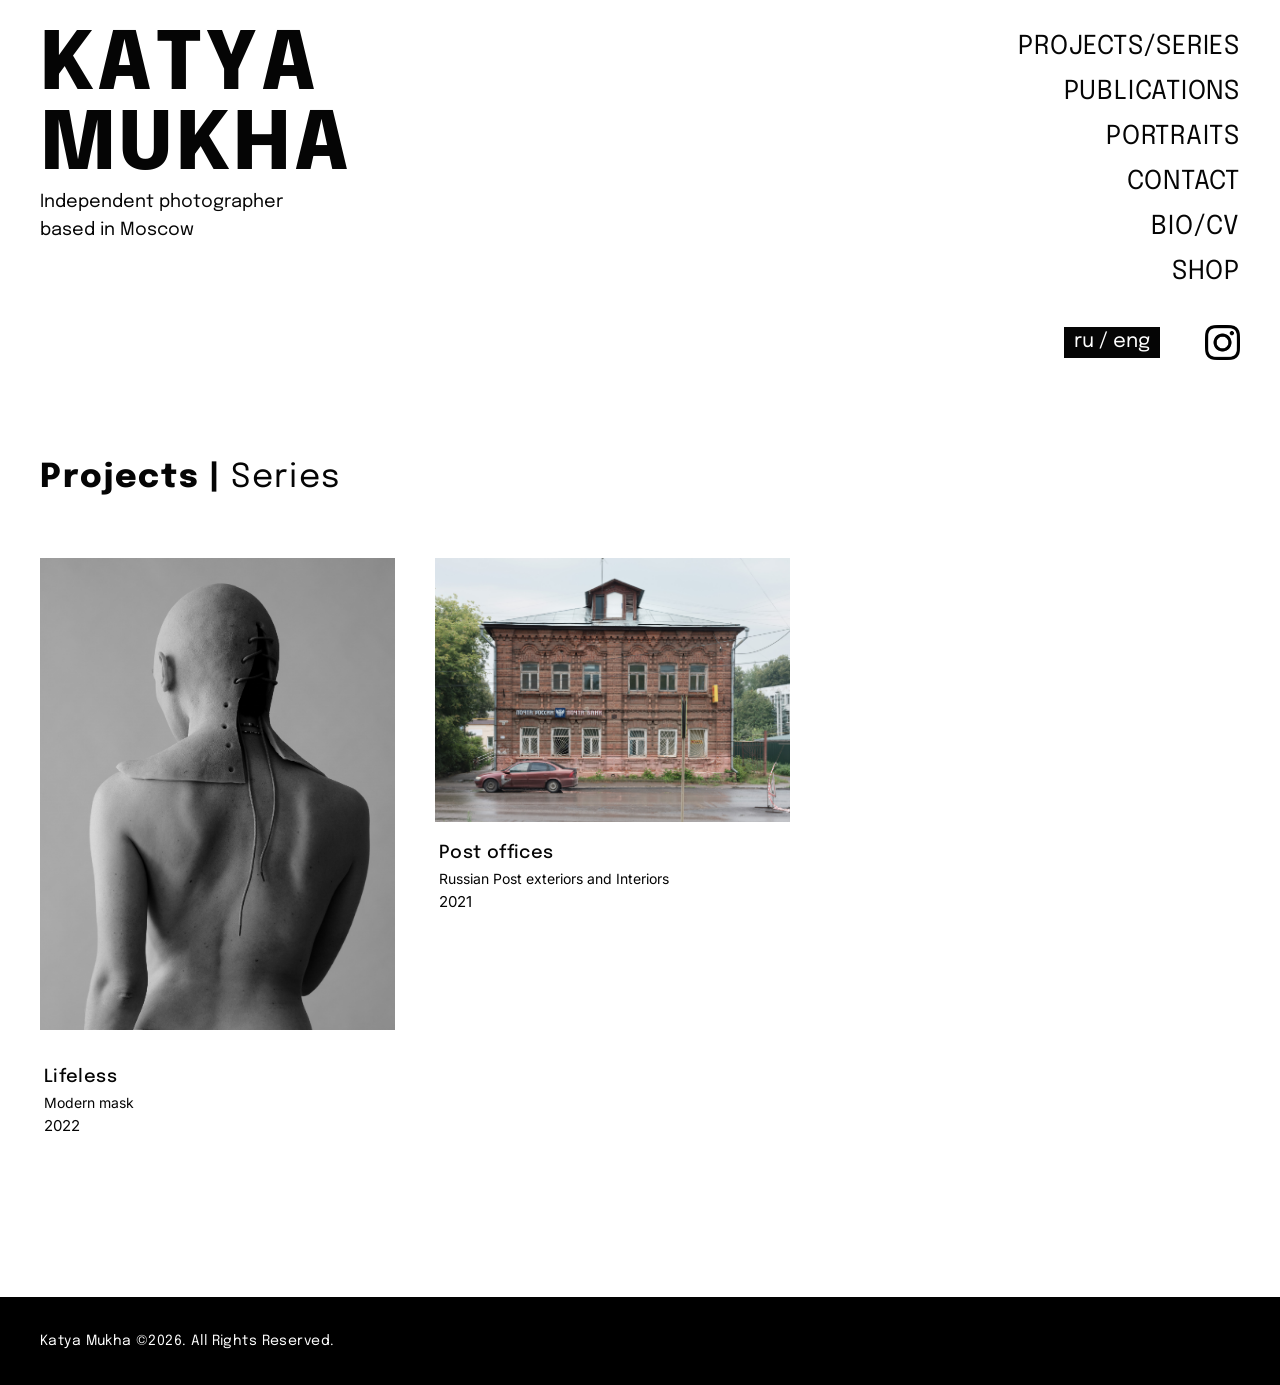
<file: index.html>
<!doctype html>
<html lang="en">
<head>
  <meta charset="utf-8">
  <meta name="viewport" content="width=device-width, initial-scale=1">
  <title>Katya Mukha</title>
  <link rel="icon" type="image/svg+xml" href="assets/images/favicon.svg">
  <link rel="preconnect" href="https://fonts.googleapis.com">
  <link rel="preconnect" href="https://fonts.gstatic.com" crossorigin>
  <link href="https://fonts.googleapis.com/css2?family=Epilogue:wght@100;200;300;400;500;600;700;800;900&family=Inter:wght@100;200;300;400;500;600;700;800;900&display=swap" rel="stylesheet">
  <link rel="stylesheet" href="styles.css">
</head>
<body>
  <header class="site-header">
    <a class="brand" href="/">
      <span class="brand-line"><i>K</i><i>A</i><i class="brand-loose">T</i><i>Y</i><i class="brand-loose">A</i></span>
      <span class="brand-line"><i>M</i><i>U</i><i>K</i><i>H</i><i>A</i></span>
    </a>
    <p class="intro">Independent photographer<br>based in Moscow</p>
    <nav class="navigation" aria-label="Primary navigation">
      <a href="/projects/">PROJECTS/SERIES</a>
      <a href="/publications/">PUBLICATIONS</a>
      <a href="/portraits/">PORTRAITS</a>
      <a href="/contact/">CONTACT</a>
      <a href="/bio/">BIO/CV</a>
      <a href="/shop/">SHOP</a>
    </nav>
    <div class="header-tools">
      <a class="language-switcher" href="/ru/">ru / eng</a>
      <a class="instagram" href="https://www.instagram.com/katya.mukha/?hl=ru" aria-label="Instagram">
        <img src="assets/images/instagram.png" alt="">
      </a>
    </div>
  </header>

  <main>
    <section class="projects" aria-labelledby="projects-title">
      <h1 id="projects-title">
        <span class="desktop-project-title">Projects | <em>Series</em></span>
        <span class="mobile-project-title">PROJECTS/SERIES</span>
      </h1>
      <div class="project-grid">
        <a class="project-card lifeless" href="/lifeless/">
          <img src="assets/images/home/17.jpg" alt="Lifeless project">
          <strong>Lifeless</strong>
          <span>Modern mask</span>
          <span>2022</span>
        </a>
        <a class="project-card post-offices" href="/russian-post/">
          <img src="assets/images/home/dscf1796_1.jpg" alt="Russian Post project">
          <strong>Post offices</strong>
          <span>Russian Post exteriors and Interiors</span>
          <span>2021</span>
        </a>
      </div>
    </section>
    <nav class="mobile-navigation" aria-label="Mobile navigation">
      <a href="/portraits/">PORTRAITS</a>
      <a href="/publications/">PUBLICATIONS</a>
      <a href="/contact/">CONTACT</a>
      <a href="/bio/">BIO/CV</a>
      <a href="/shop/">SHOP</a>
    </nav>
  </main>

  <footer>Katya Mukha ©2026. All Rights Reserved.</footer>
</body>
</html>
</file>
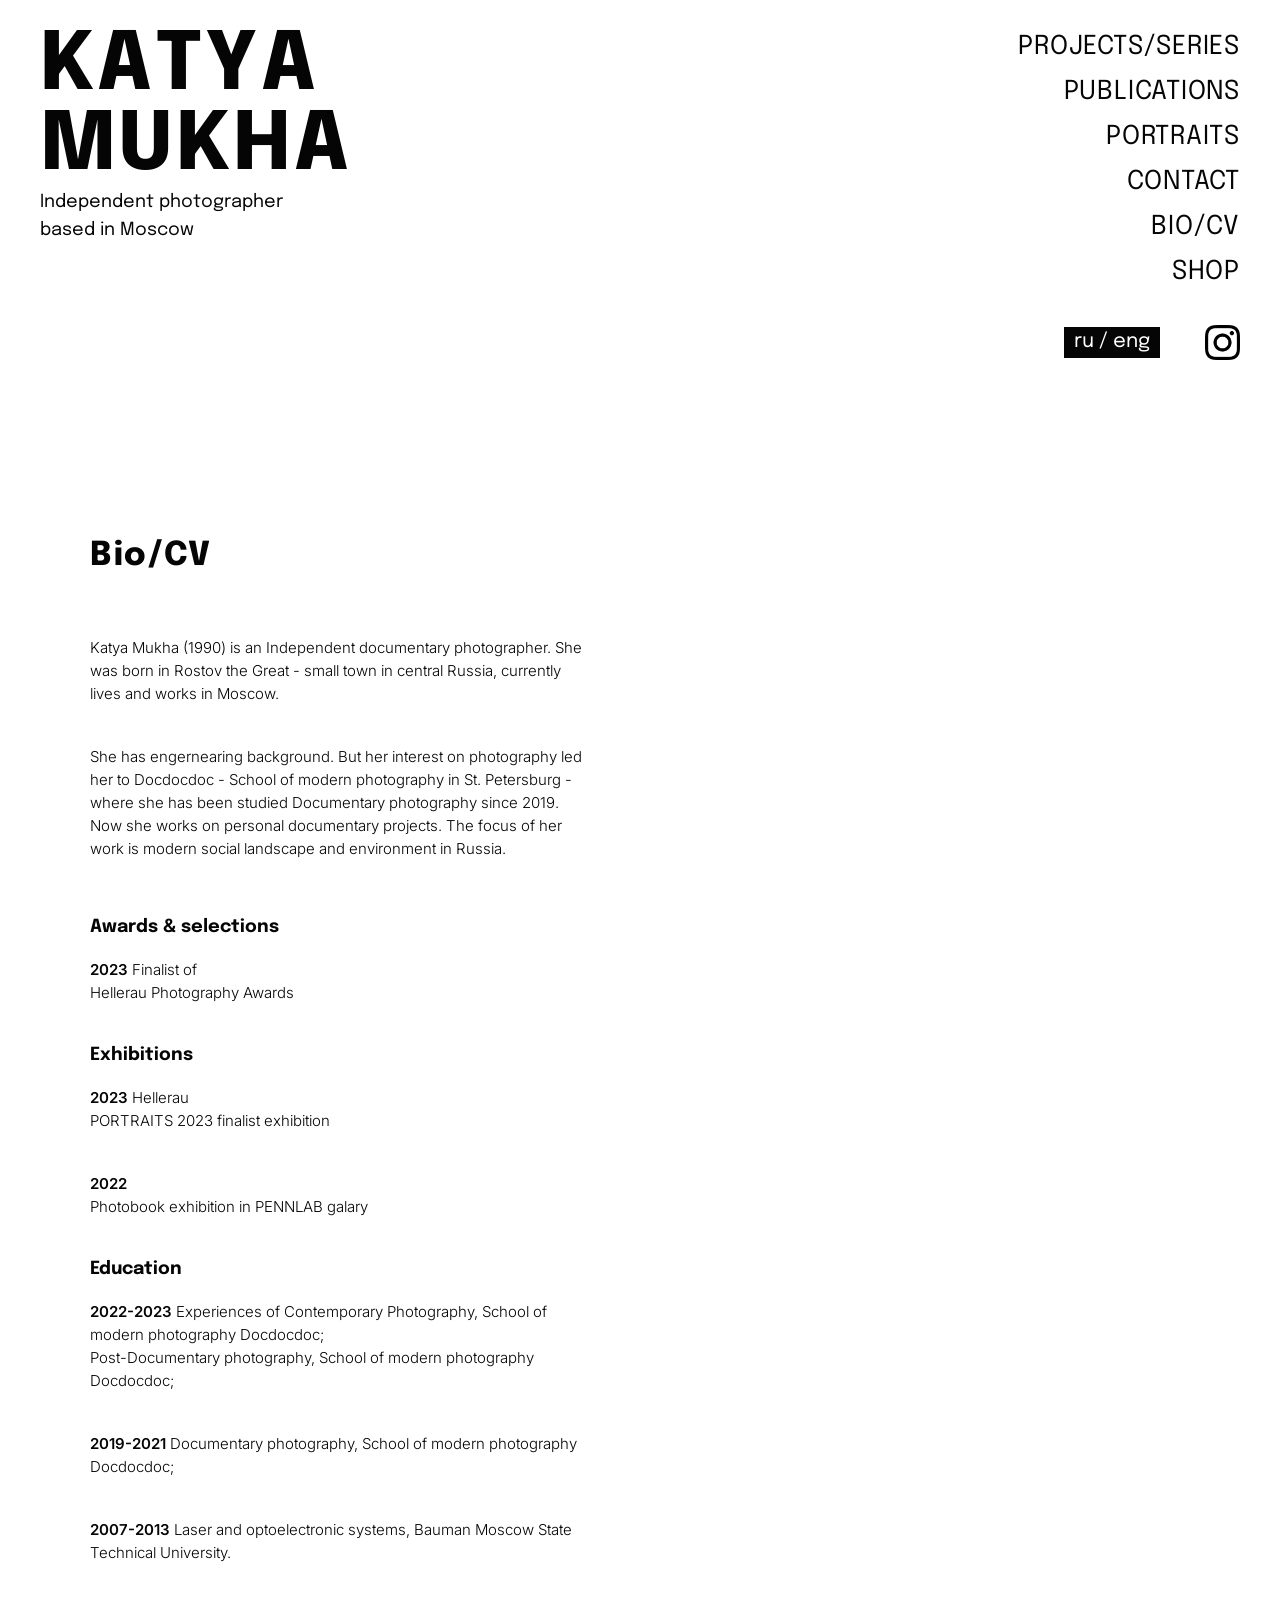
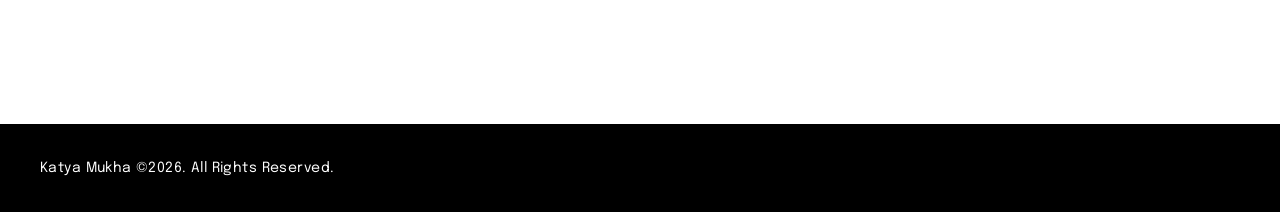
<file: bio/index.html>
<!doctype html><html lang="en"><head><meta charset="utf-8"><meta name="viewport" content="width=device-width, initial-scale=1"><title>Katya Mukha — Bio/CV</title><link rel="icon" type="image/svg+xml" href="../assets/images/favicon.svg"><link href="https://fonts.googleapis.com/css2?family=Epilogue:wght@100;200;300;400;500;600;700;800;900&family=Inter:wght@100;200;300;400;500;600;700;800;900&display=swap" rel="stylesheet"><link rel="stylesheet" href="../styles.css"><link rel="stylesheet" href="bio.css"></head><body><header class="site-header"><a class="brand" href="../"><span class="brand-line"><i>K</i><i>A</i><i class="brand-loose">T</i><i>Y</i><i class="brand-loose">A</i></span><span class="brand-line"><i>M</i><i>U</i><i>K</i><i>H</i><i>A</i></span></a><p class="intro">Independent photographer<br>based in Moscow</p><nav class="navigation"><a href="../projects/">PROJECTS/SERIES</a><a href="../publications/">PUBLICATIONS</a><a href="../portraits/">PORTRAITS</a><a href="../contact/">CONTACT</a><a href="../bio/">BIO/CV</a><a href="../shop/">SHOP</a></nav><div class="header-tools"><a class="language-switcher" href="../bio_ru/">ru / eng</a><a class="instagram" href="https://www.instagram.com/katya.mukha/?hl=ru"><img src="../assets/images/instagram.png" alt="Instagram"></a></div></header><main class="bio-page"><h1>Bio/CV</h1><section class="bio-intro"><p>Katya Mukha (1990) is an Independent documentary photographer. She was born in Rostov the Great - small town in central Russia, currently lives and works in Moscow.</p><p>She has engernearing background. But her interest on photography led her to Docdocdoc - School of modern photography in St. Petersburg - where she has been studied Documentary photography since 2019. Now she works on personal documentary projects. The focus of her work is modern social landscape and environment in Russia.</p></section><section class="cv"><h2>Awards &amp; selections</h2><p><b>2023</b> Finalist of<br>Hellerau Photography Awards</p><h2>Exhibitions</h2><p><b>2023</b> Hellerau<br>PORTRAITS 2023 finalist exhibition</p><p><b>2022</b><br>Photobook exhibition in PENNLAB galary</p><h2>Education</h2><p><b>2022-2023</b> Experiences of Contemporary Photography, School of modern photography Docdocdoc;<br>Post-Documentary photography, School of modern photography Docdocdoc;</p><p><b>2019-2021</b> Documentary photography, School of modern photography Docdocdoc;</p><p><b>2007-2013</b> Laser and optoelectronic systems, Bauman Moscow State Technical University.</p></section></main><footer>Katya Mukha ©2026. All Rights Reserved.</footer></body></html>
</file>
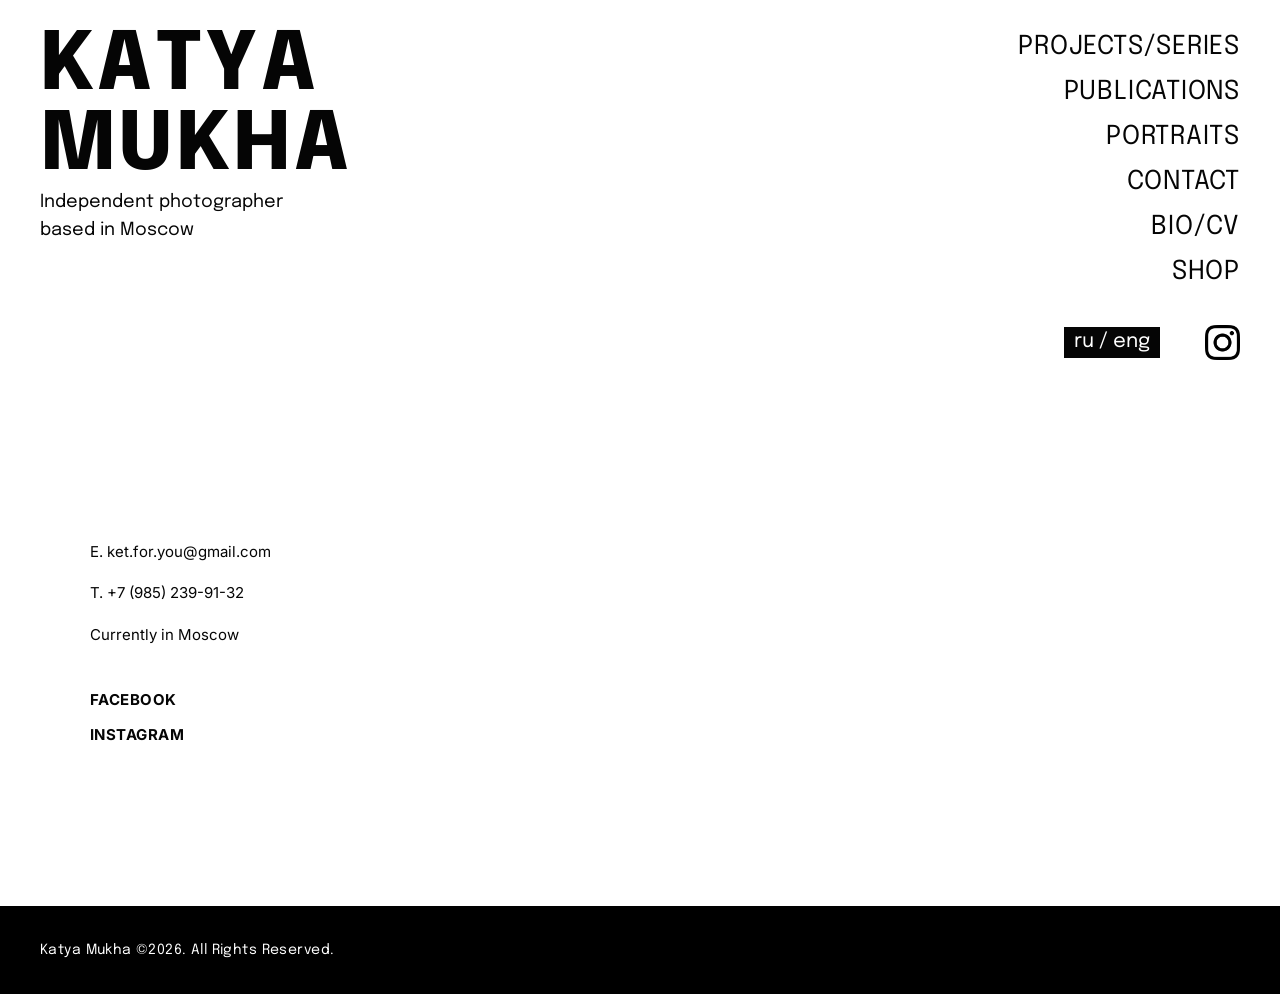
<file: contact/index.html>
<!doctype html><html lang="en"><head><meta charset="utf-8"><meta name="viewport" content="width=device-width, initial-scale=1"><title>Katya Mukha — Contact</title><link rel="icon" type="image/svg+xml" href="../assets/images/favicon.svg"><link href="https://fonts.googleapis.com/css2?family=Epilogue:wght@100;200;300;400;500;600;700;800;900&family=Inter:wght@100;200;300;400;500;600;700;800;900&display=swap" rel="stylesheet"><link rel="stylesheet" href="../styles.css"><link rel="stylesheet" href="contact.css"></head><body>
<header class="site-header"><a class="brand" href="../"><span class="brand-line"><i>K</i><i>A</i><i class="brand-loose">T</i><i>Y</i><i class="brand-loose">A</i></span><span class="brand-line"><i>M</i><i>U</i><i>K</i><i>H</i><i>A</i></span></a><p class="intro">Independent photographer<br>based in Moscow</p><nav class="navigation"><a href="../projects/">PROJECTS/SERIES</a><a href="../publications/">PUBLICATIONS</a><a href="../portraits/">PORTRAITS</a><a href="../contact/">CONTACT</a><a href="../bio/">BIO/CV</a><a href="../shop/">SHOP</a></nav><div class="header-tools"><a class="language-switcher" href="../contact_ru/">ru / eng</a><a class="instagram" href="https://www.instagram.com/katya.mukha/?hl=ru"><img src="../assets/images/instagram.png" alt="Instagram"></a></div></header>
<main class="contact-page"><div class="contact-details"><p>E. <a href="mailto:ket.for.you@gmail.com">ket.for.you@gmail.com</a></p><p>T. <a href="tel:+79852399132">+7 (985) 239-91-32</a></p><p>Currently in Moscow</p><p class="social"><a href="https://www.facebook.com/">FACEBOOK</a><a href="https://www.instagram.com/katya.mukha/?hl=ru">INSTAGRAM</a></p></div></main><footer>Katya Mukha ©2026. All Rights Reserved.</footer></body></html>
</file>
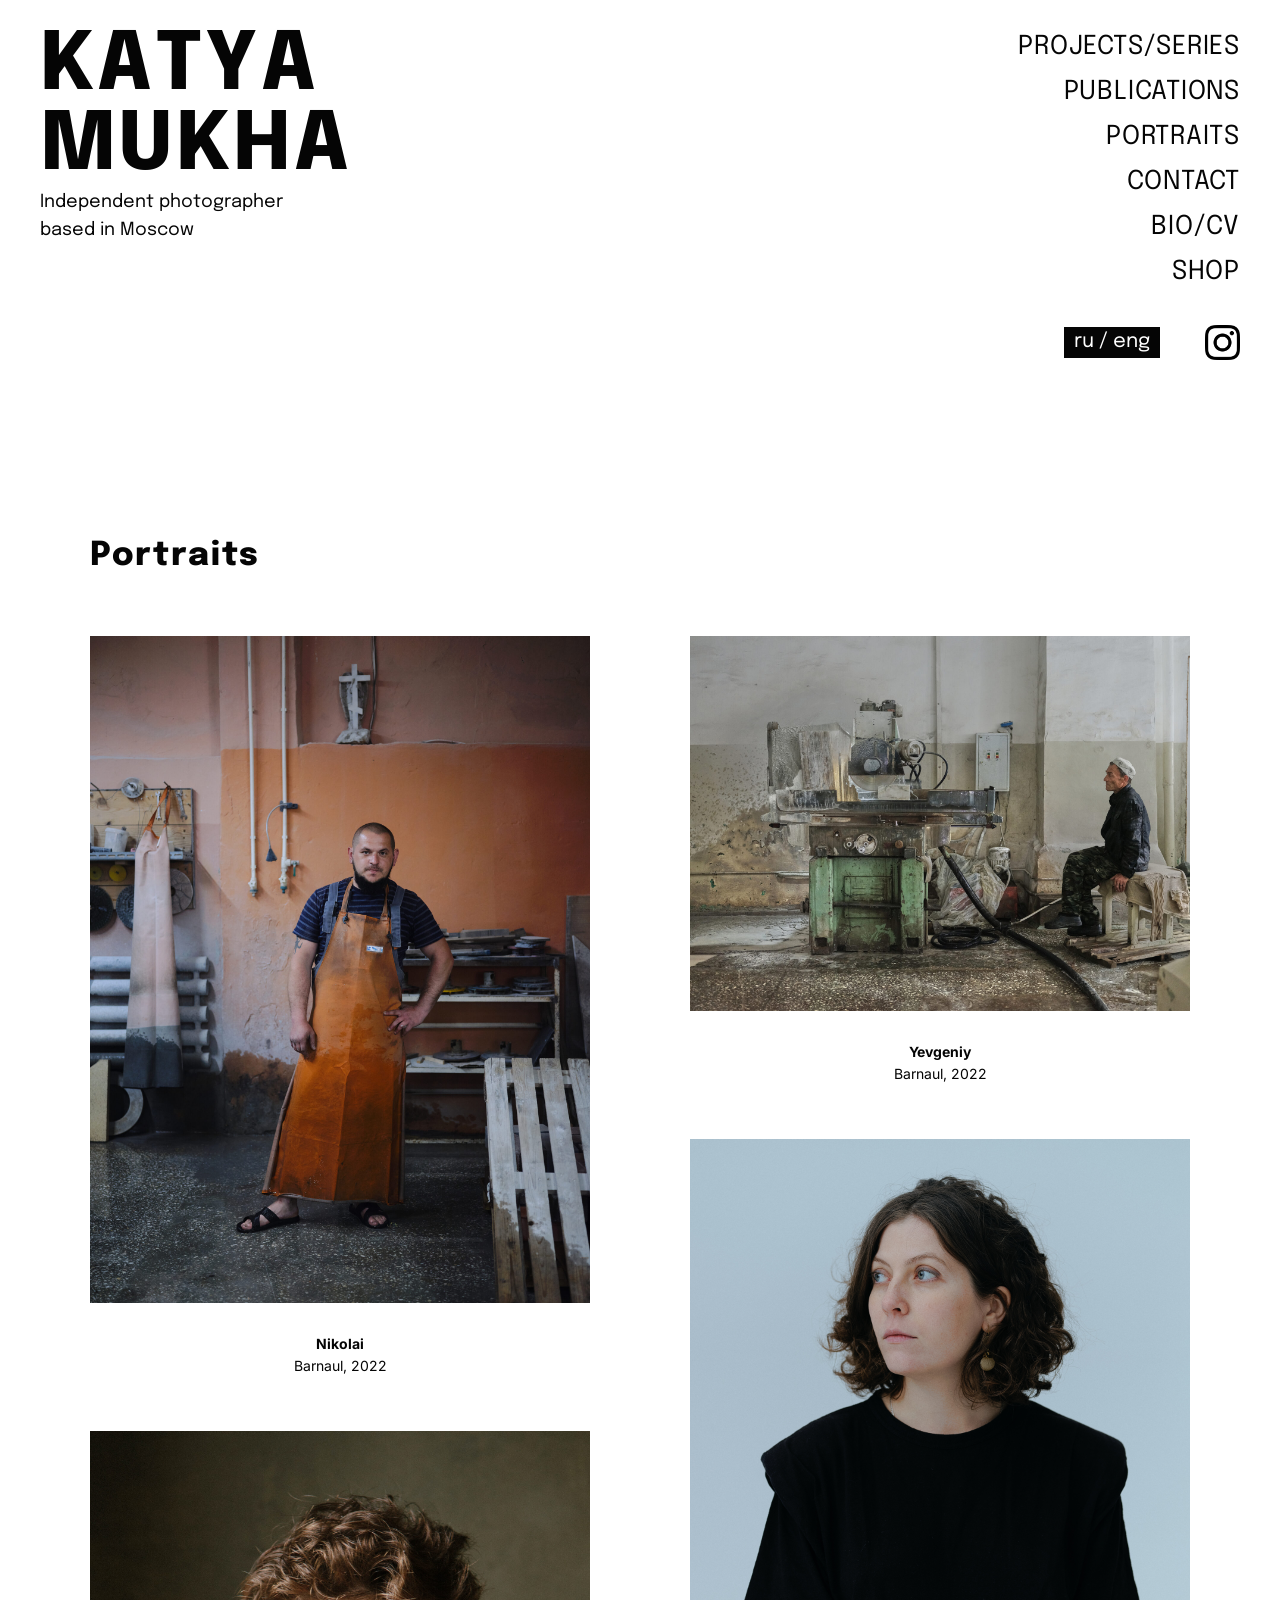
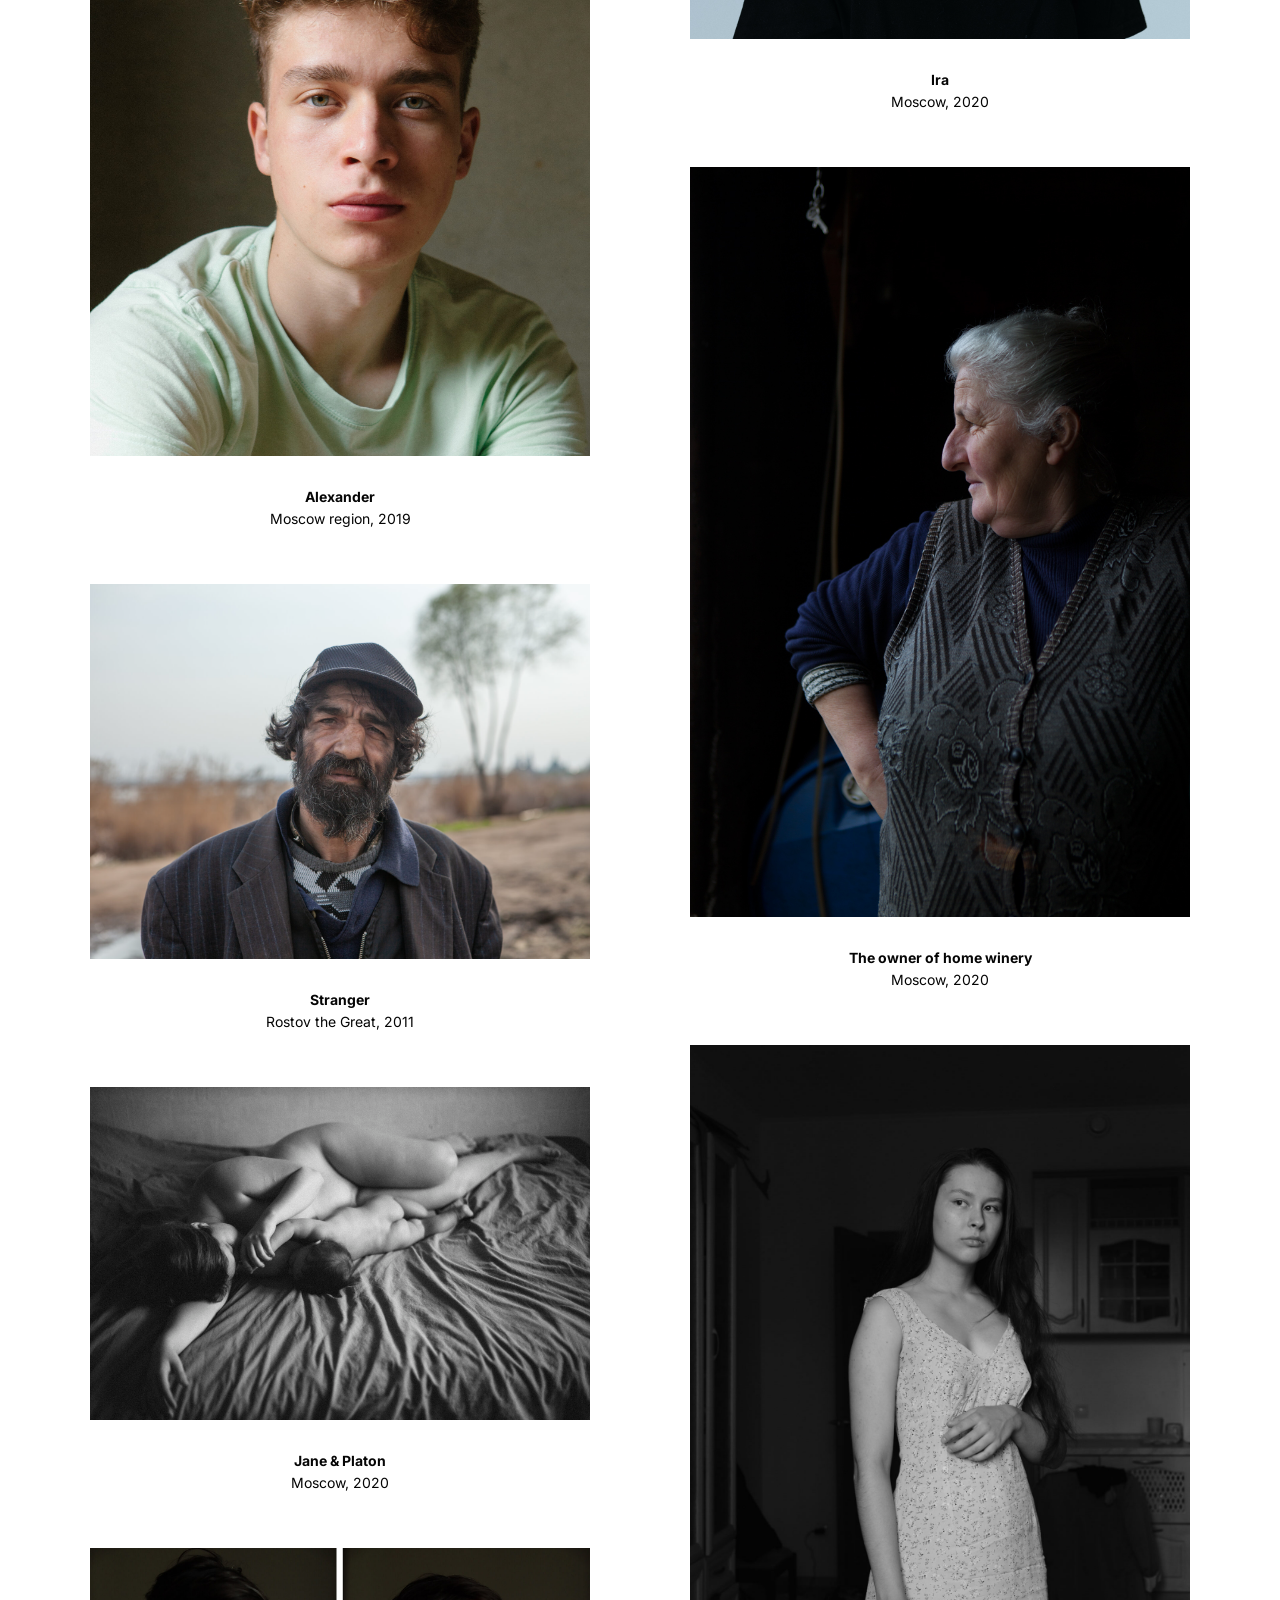
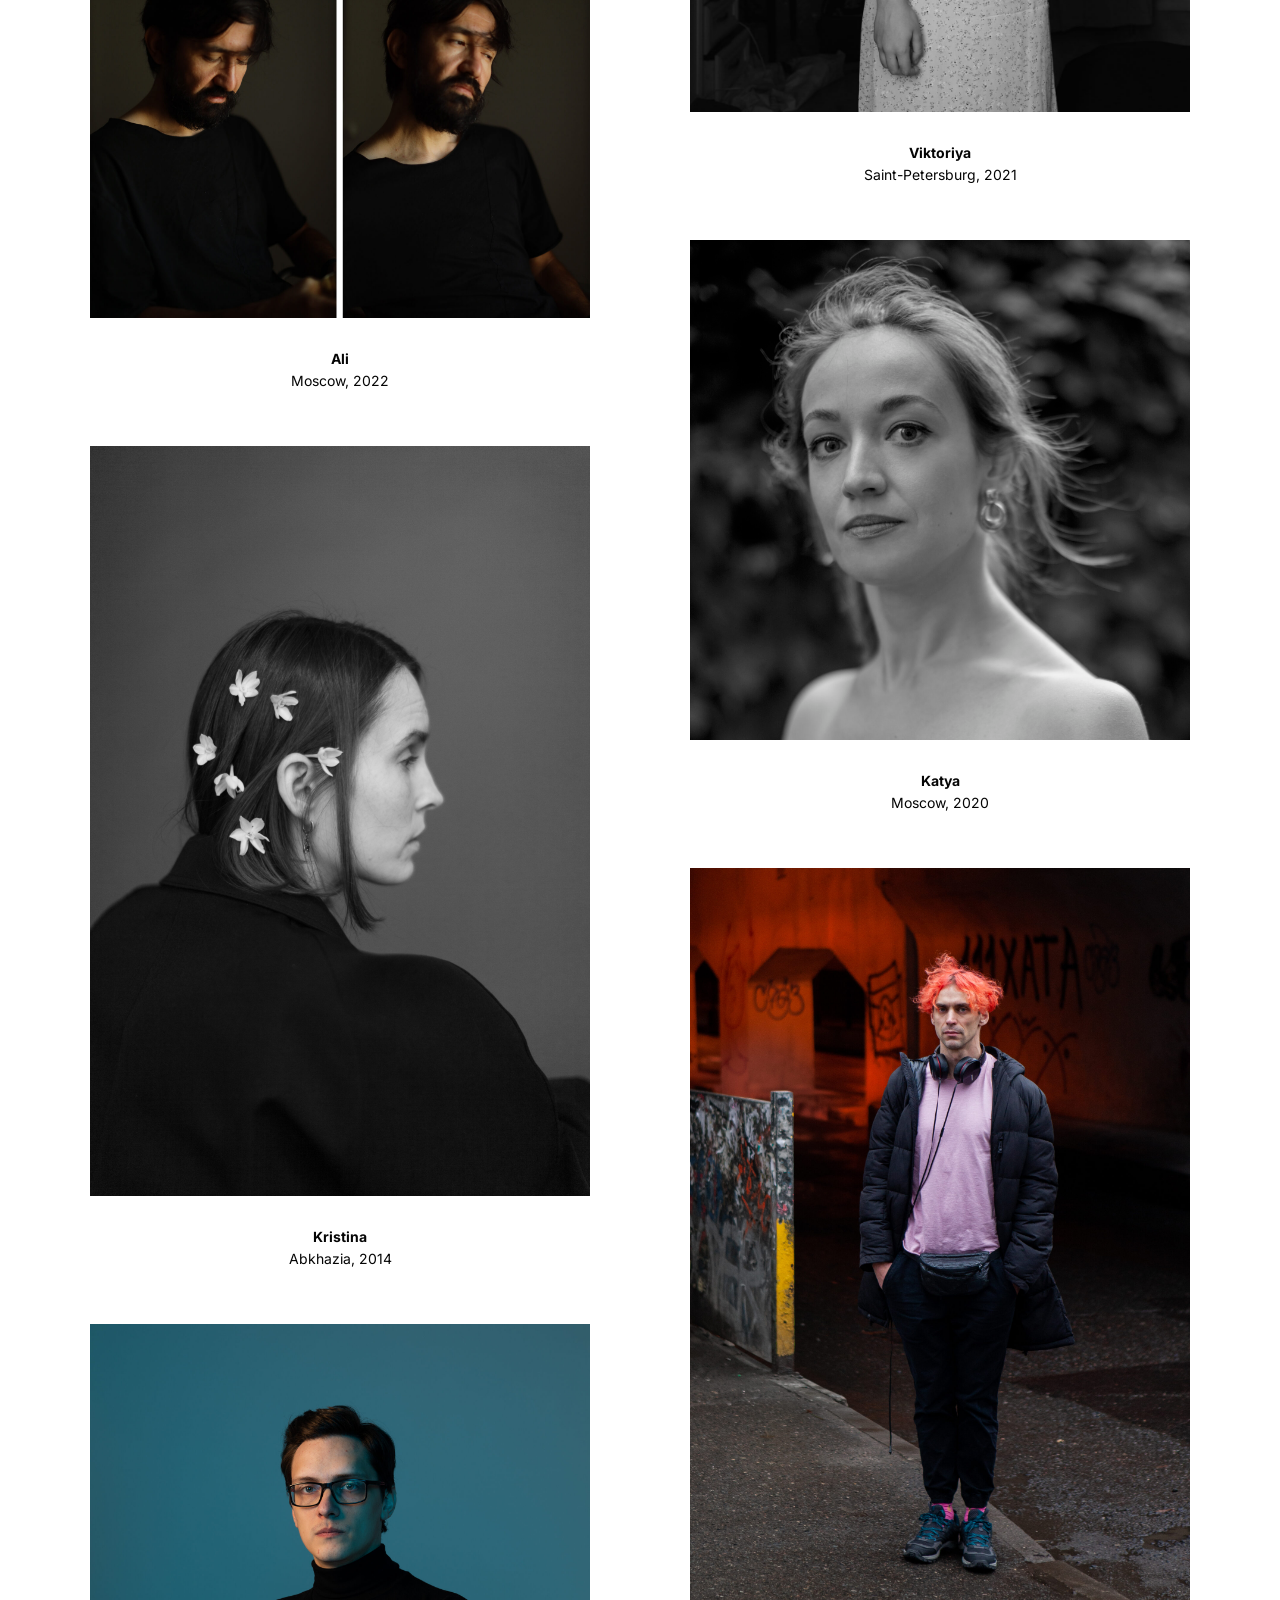
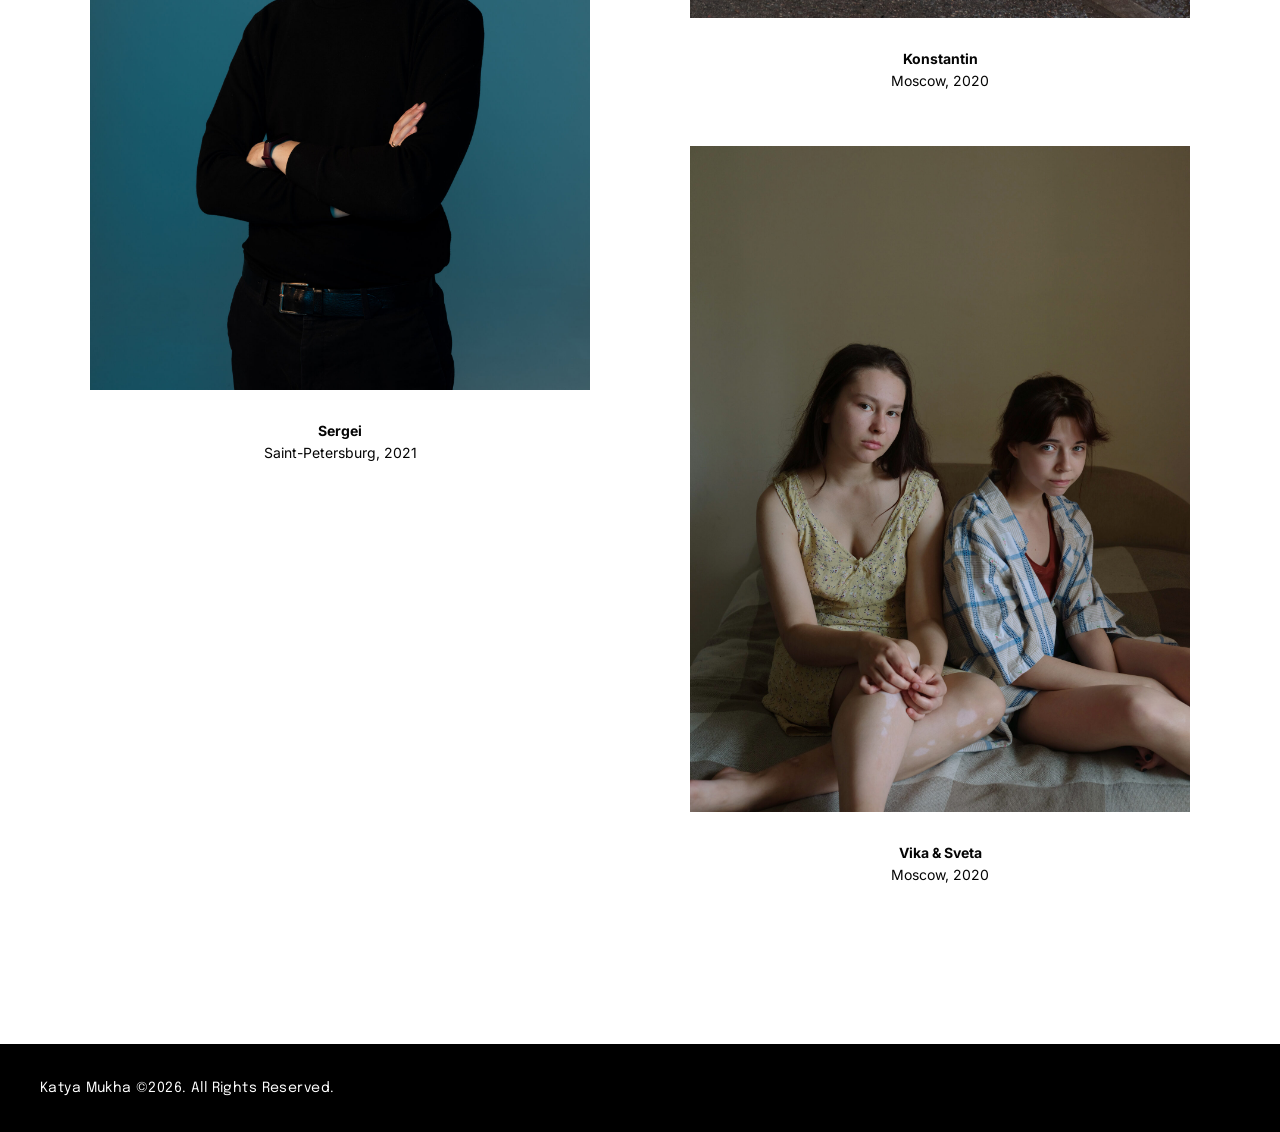
<file: portraits/index.html>
<!doctype html>
<html lang="en"><head><meta charset="utf-8"><meta name="viewport" content="width=device-width, initial-scale=1"><title>Katya Mukha — Portraits</title><link rel="icon" type="image/svg+xml" href="../assets/images/favicon.svg"><link href="https://fonts.googleapis.com/css2?family=Epilogue:wght@100;200;300;400;500;600;700;800;900&family=Inter:wght@100;200;300;400;500;600;700;800;900&display=swap" rel="stylesheet"><link rel="stylesheet" href="../styles.css"><link rel="stylesheet" href="portraits.css"></head>
<body>
<header class="site-header"><a class="brand" href="../"><span class="brand-line"><i>K</i><i>A</i><i class="brand-loose">T</i><i>Y</i><i class="brand-loose">A</i></span><span class="brand-line"><i>M</i><i>U</i><i>K</i><i>H</i><i>A</i></span></a><p class="intro">Independent photographer<br>based in Moscow</p><nav class="navigation"><a href="../projects/">PROJECTS/SERIES</a><a href="../publications/">PUBLICATIONS</a><a href="../portraits/">PORTRAITS</a><a href="../contact/">CONTACT</a><a href="../bio/">BIO/CV</a><a href="../shop/">SHOP</a></nav><div class="header-tools"><a class="language-switcher" href="../portraits_ru/">ru / eng</a><a class="instagram" href="https://www.instagram.com/katya.mukha/?hl=ru"><img src="../assets/images/instagram.png" alt="Instagram"></a></div></header>
<main class="portraits-page"><h1>Portraits</h1><div class="portraits-grid"><div class="portrait-column"><figure><img src="../assets/images/portraits/Nikolai.jpg" alt="Nikolai"><figcaption><strong>Nikolai</strong><span>Barnaul, 2022</span></figcaption></figure><figure><img src="../assets/images/portraits/Alexander.jpg" alt="Alexander"><figcaption><strong>Alexander</strong><span>Moscow region, 2019</span></figcaption></figure><figure><img src="../assets/images/portraits/stranger.jpg" alt="Stranger"><figcaption><strong>Stranger</strong><span>Rostov the Great, 2011</span></figcaption></figure><figure><img src="../assets/images/portraits/Jane & Platon.jpg" alt="Jane & Platon"><figcaption><strong>Jane & Platon</strong><span>Moscow, 2020</span></figcaption></figure><figure><img src="../assets/images/portraits/Ali.jpg" alt="Ali"><figcaption><strong>Ali</strong><span>Moscow, 2022</span></figcaption></figure><figure><img src="../assets/images/portraits/Kristina.jpg" alt="Kristina"><figcaption><strong>Kristina</strong><span>Abkhazia, 2014</span></figcaption></figure><figure><img src="../assets/images/portraits/sergei.jpg" alt="Sergei"><figcaption><strong>Sergei</strong><span>Saint-Petersburg, 2021</span></figcaption></figure></div><div class="portrait-column"><figure><img src="../assets/images/portraits/Yevgeniy.jpg" alt="Yevgeniy"><figcaption><strong>Yevgeniy</strong><span>Barnaul, 2022</span></figcaption></figure><figure><img src="../assets/images/portraits/Ira.jpg" alt="Ira"><figcaption><strong>Ira</strong><span>Moscow, 2020</span></figcaption></figure><figure><img src="../assets/images/portraits/The oner of home winery.jpg" alt="The owner of home winery"><figcaption><strong>The owner of home winery</strong><span>Moscow, 2020</span></figcaption></figure><figure><img src="../assets/images/portraits/viktoriya.jpg" alt="Viktoriya"><figcaption><strong>Viktoriya</strong><span>Saint-Petersburg, 2021</span></figcaption></figure><figure><img src="../assets/images/portraits/Katya.jpg" alt="Katya"><figcaption><strong>Katya</strong><span>Moscow, 2020</span></figcaption></figure><figure><img src="../assets/images/portraits/Konstantin.jpg" alt="Konstantin"><figcaption><strong>Konstantin</strong><span>Moscow, 2020</span></figcaption></figure><figure><img src="../assets/images/portraits/Vika & Sveta.jpg" alt="Vika & Sveta"><figcaption><strong>Vika & Sveta</strong><span>Moscow, 2020</span></figcaption></figure></div></div></main><footer>Katya Mukha ©2026. All Rights Reserved.</footer></body></html>
</file>
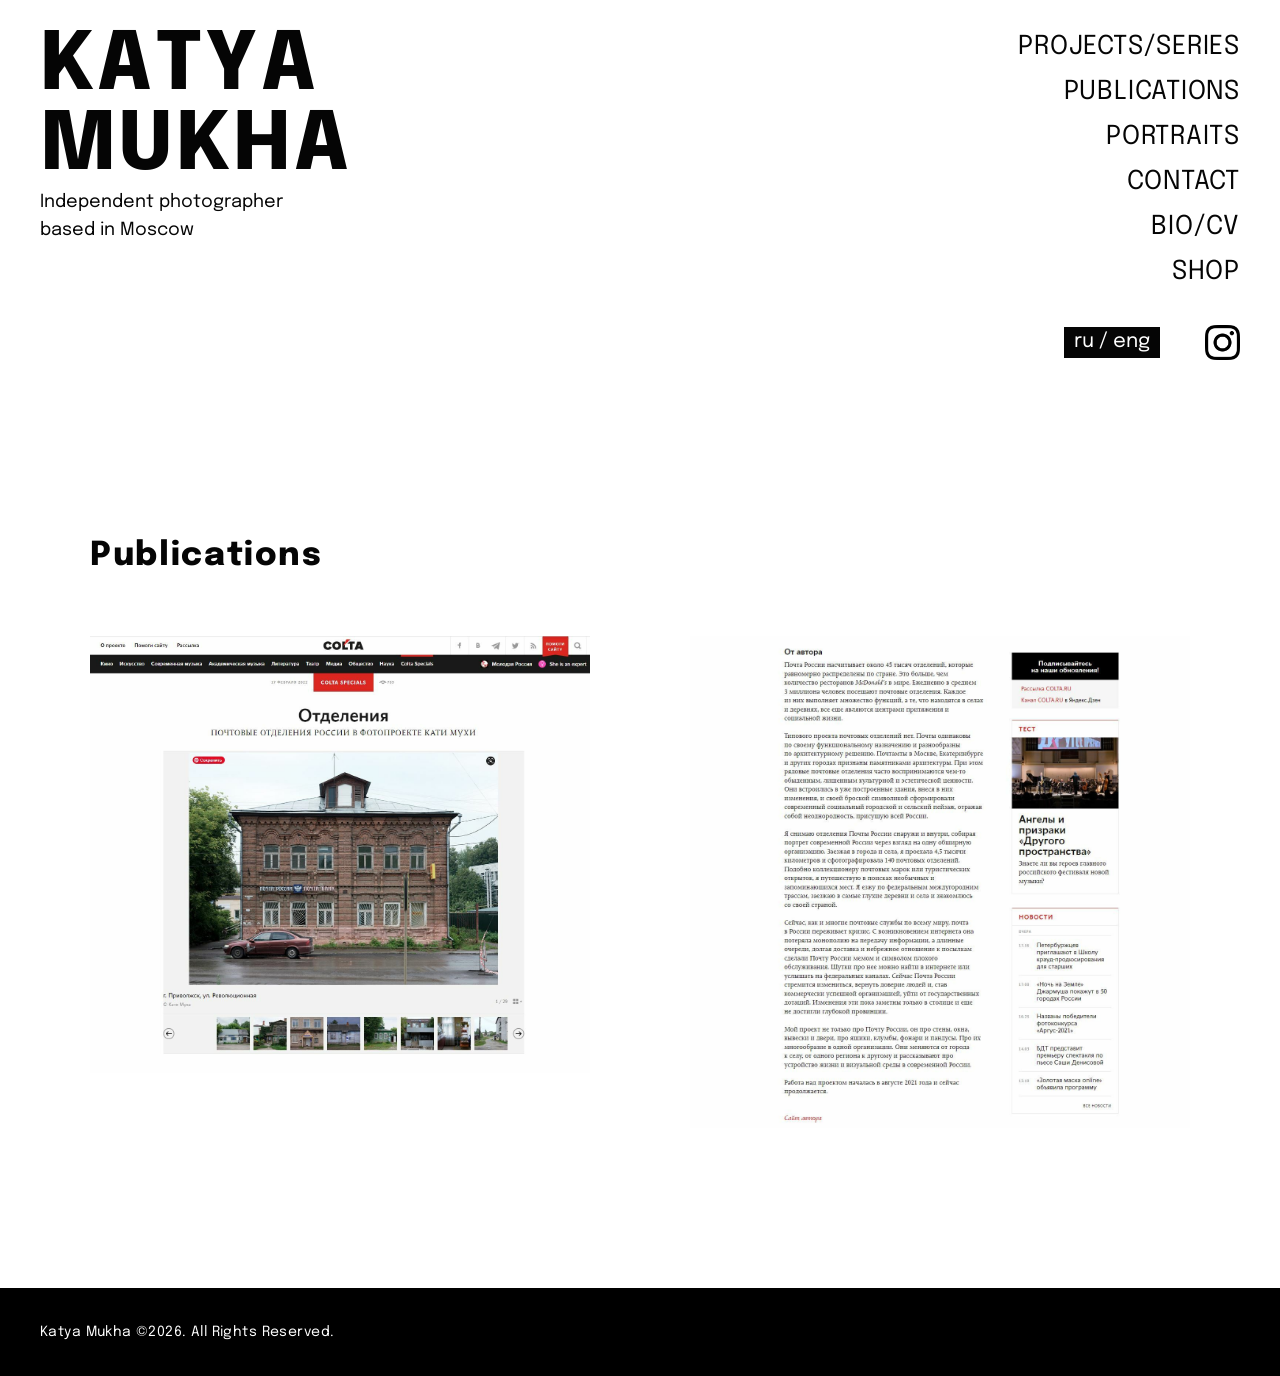
<file: publications/index.html>
<!doctype html>
<html lang="en"><head><meta charset="utf-8"><meta name="viewport" content="width=device-width, initial-scale=1"><title>Katya Mukha — Publications</title><link rel="icon" type="image/svg+xml" href="../assets/images/favicon.svg"><link href="https://fonts.googleapis.com/css2?family=Epilogue:wght@100;200;300;400;500;600;700;800;900&family=Inter:wght@100;200;300;400;500;600;700;800;900&display=swap" rel="stylesheet"><link rel="stylesheet" href="../styles.css"><link rel="stylesheet" href="publications.css"></head>
<body><header class="site-header"><a class="brand" href="../"><span class="brand-line"><i>K</i><i>A</i><i class="brand-loose">T</i><i>Y</i><i class="brand-loose">A</i></span><span class="brand-line"><i>M</i><i>U</i><i>K</i><i>H</i><i>A</i></span></a><p class="intro">Independent photographer<br>based in Moscow</p><nav class="navigation"><a href="../projects/">PROJECTS/SERIES</a><a href="../publications/">PUBLICATIONS</a><a href="../portraits/">PORTRAITS</a><a href="../contact/">CONTACT</a><a href="../bio/">BIO/CV</a><a href="../shop/">SHOP</a></nav><div class="header-tools"><a class="language-switcher" href="../publications_ru/">ru / eng</a><a class="instagram" href="https://www.instagram.com/katya.mukha/?hl=ru"><img src="../assets/images/instagram.png" alt="Instagram"></a></div></header>
<main class="publications-page"><h1>Publications</h1><div class="publications-grid"><figure><img src="../assets/images/publications/1_colta_1.jpg" alt="Publication"></figure><figure><img src="../assets/images/publications/1_colta_2.jpg" alt="Publication"></figure></div></main><footer>Katya Mukha ©2026. All Rights Reserved.</footer></body></html>
</file>
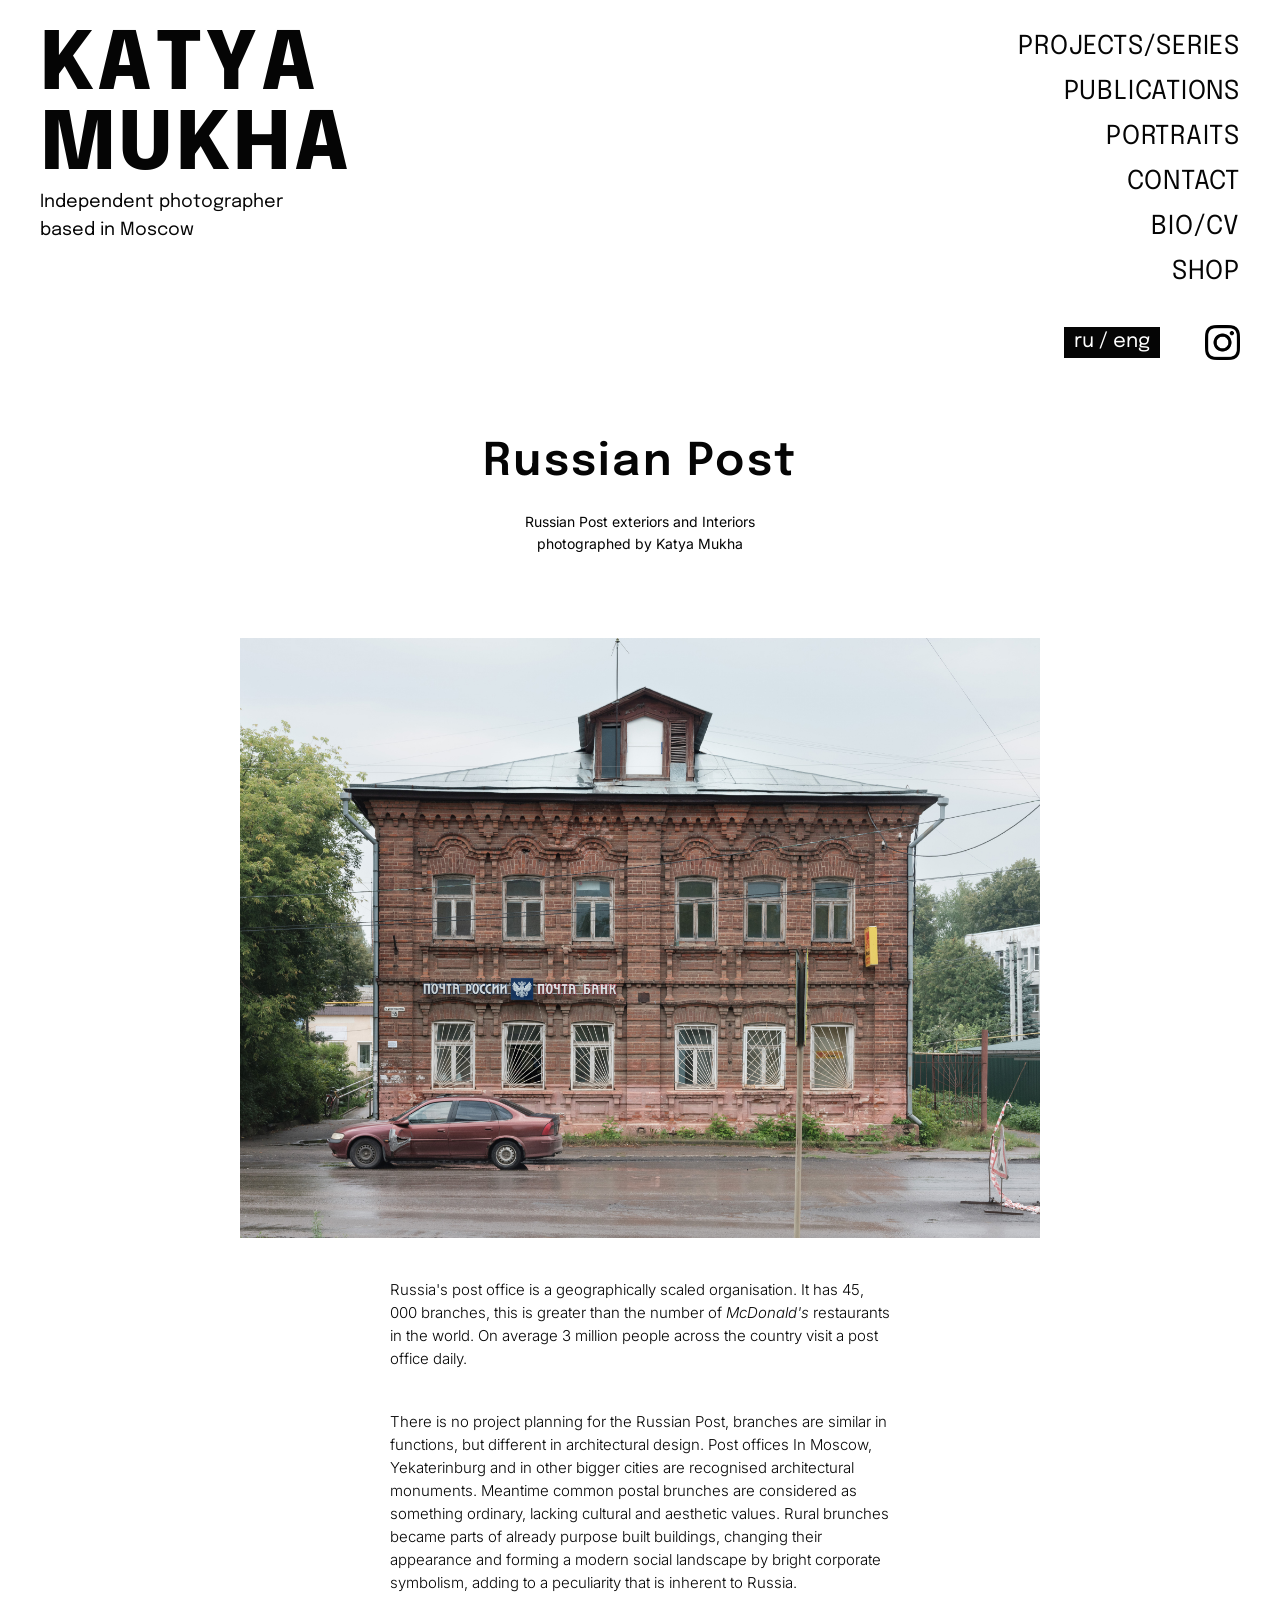
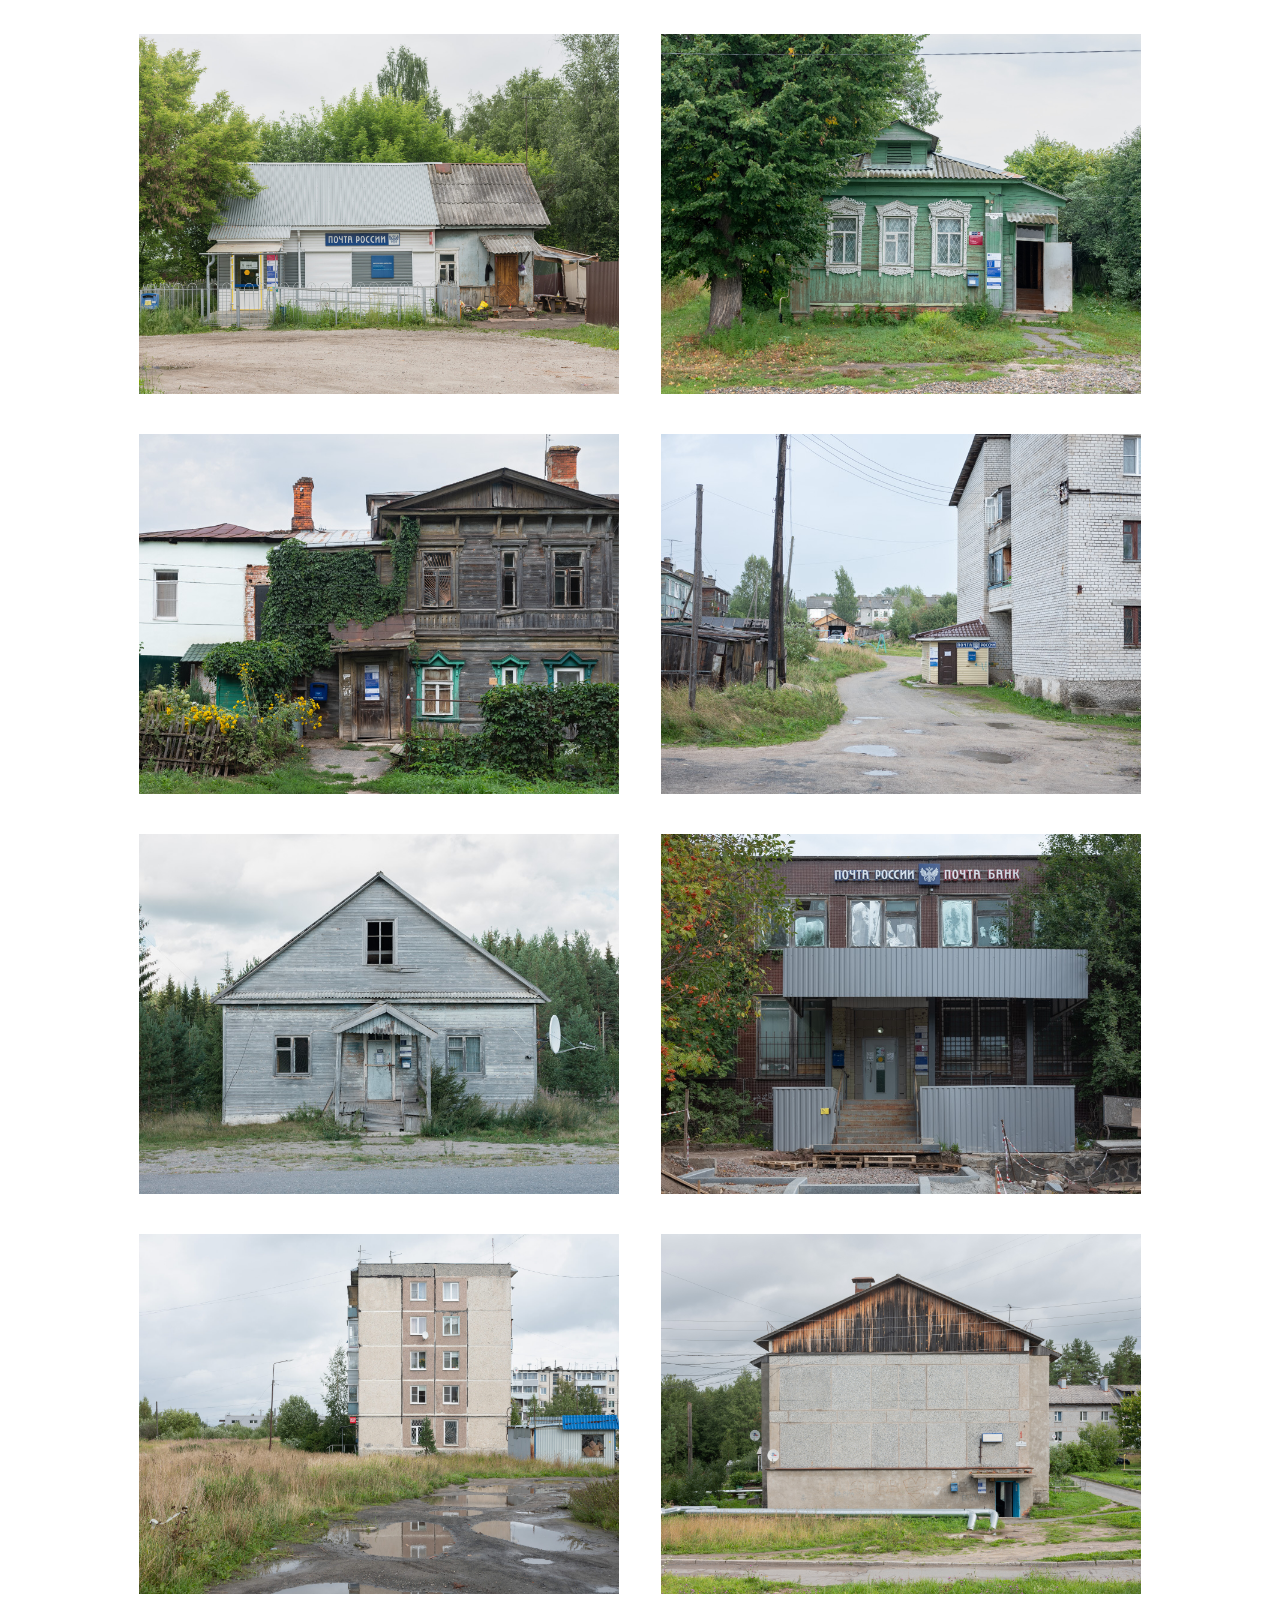
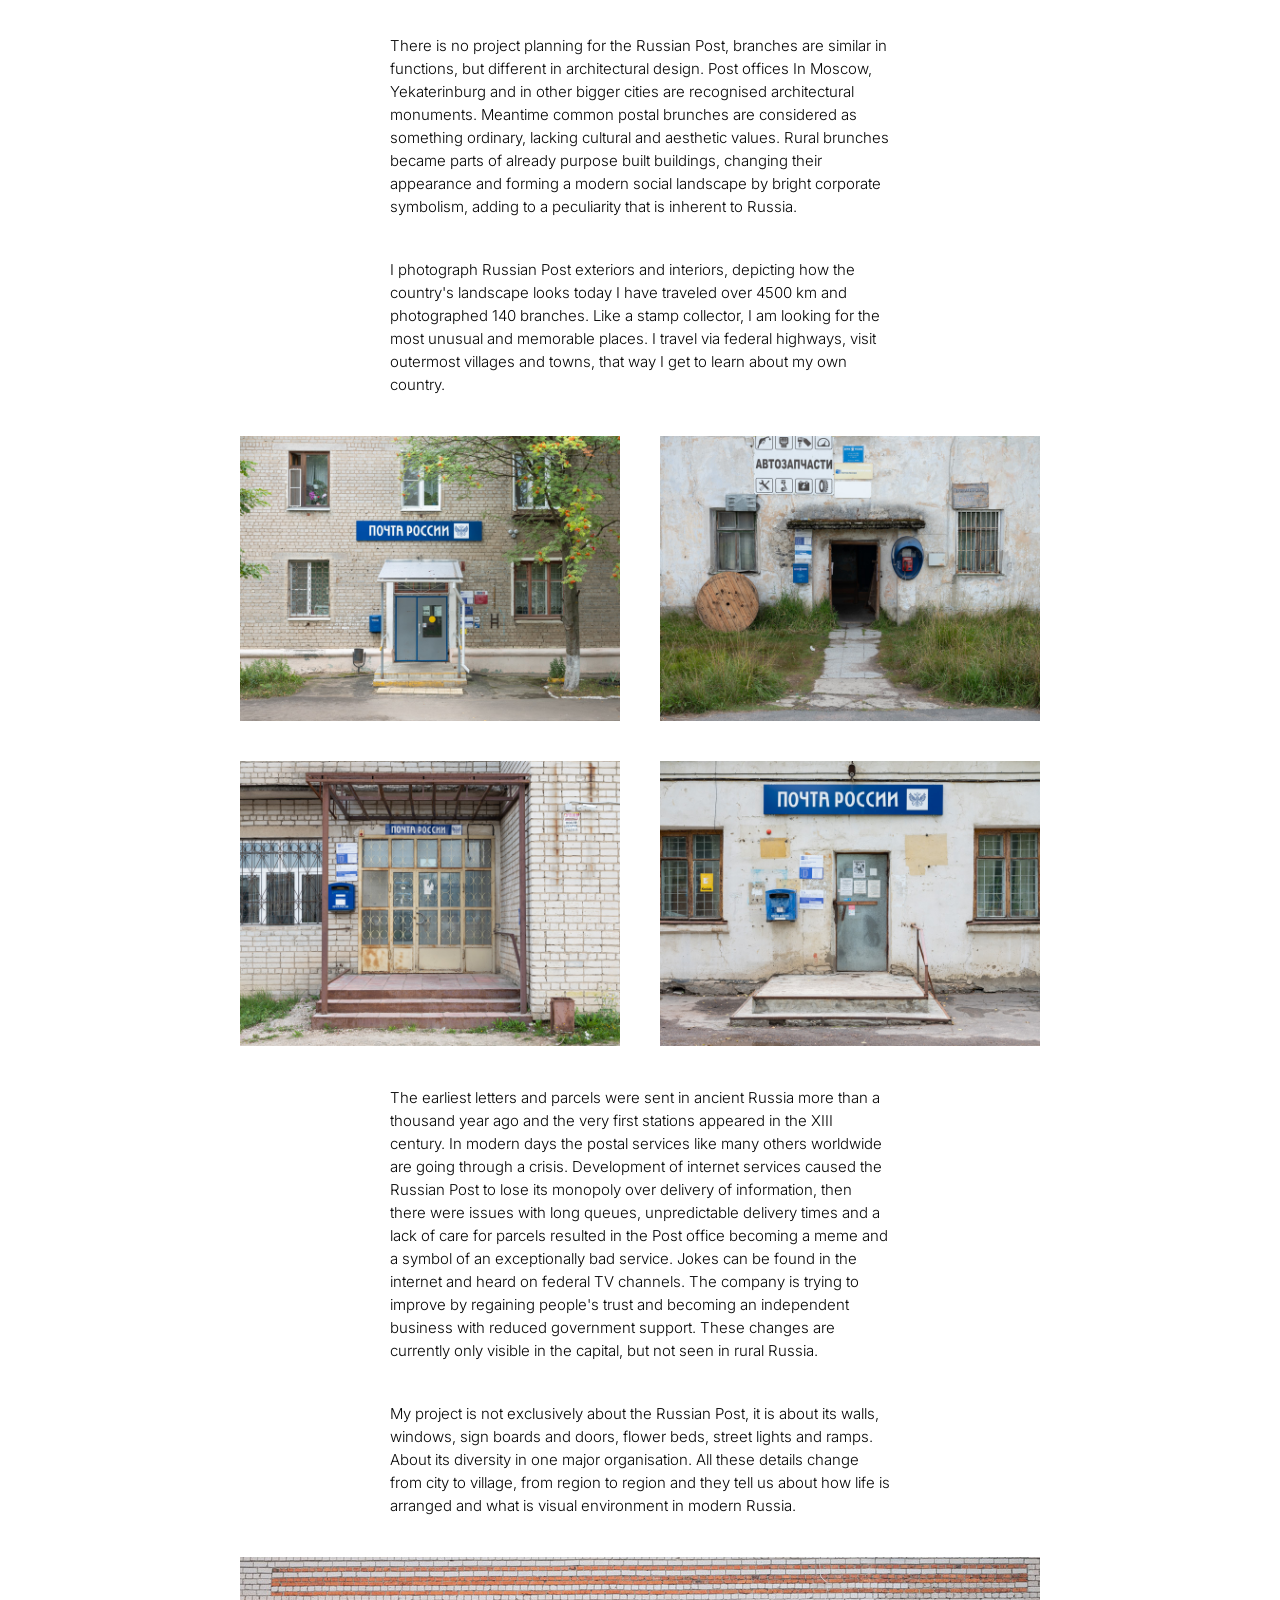
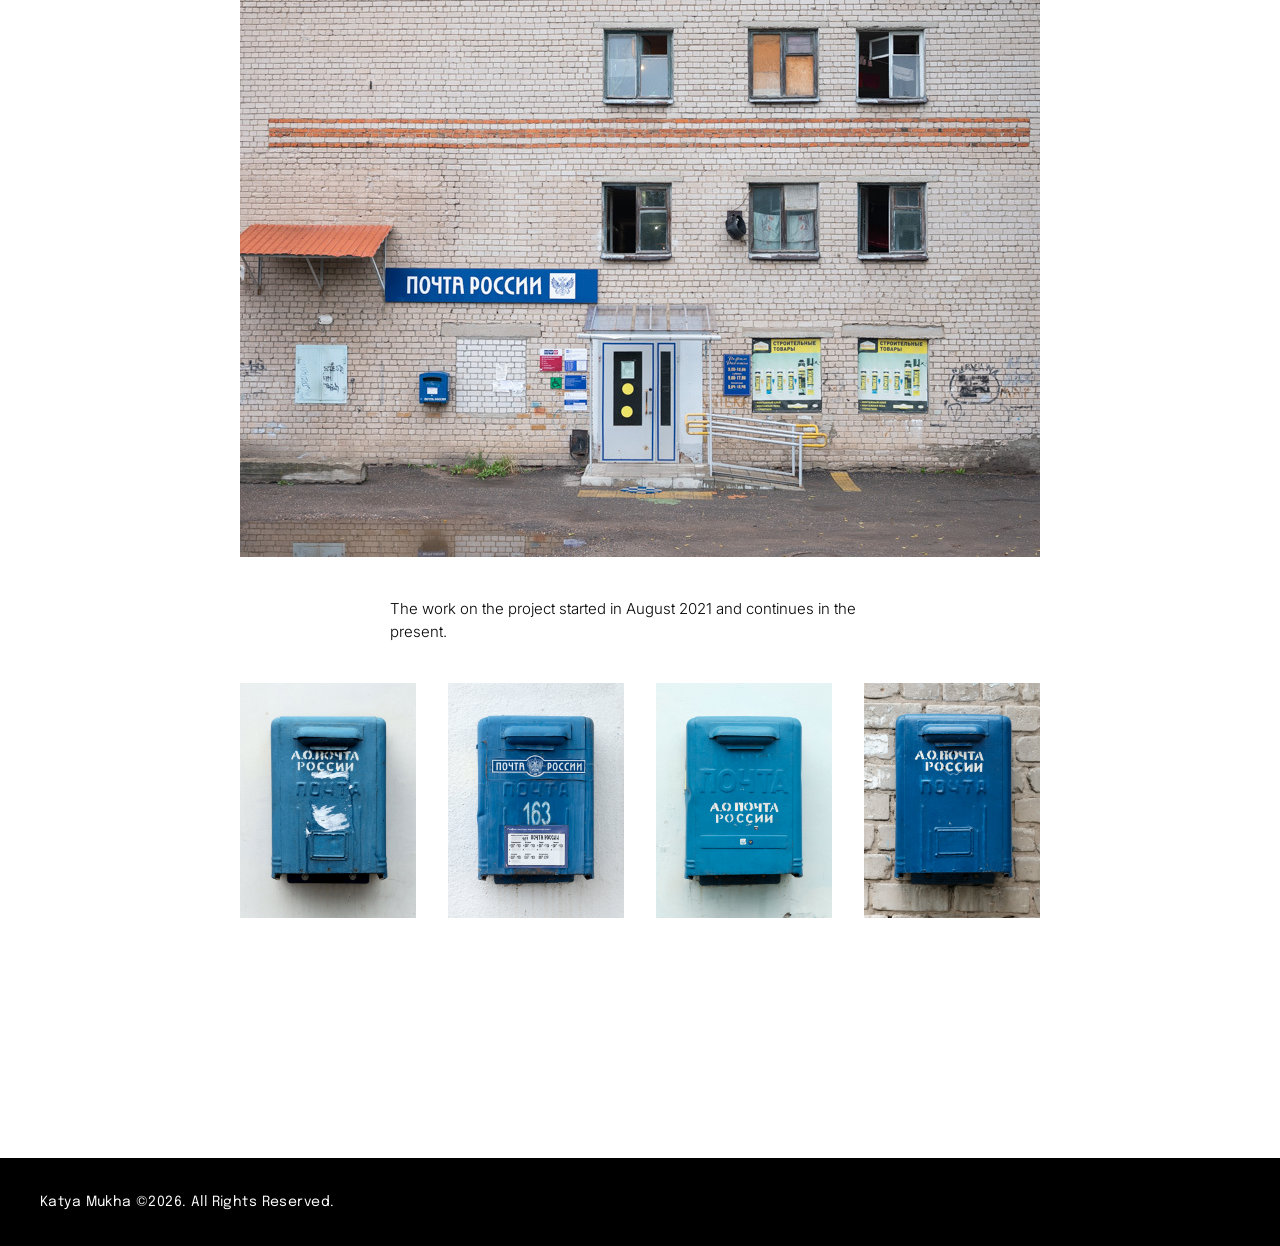
<file: russian-post/index.html>
<!doctype html>
<html lang="en">
<head>
  <meta charset="utf-8">
  <meta name="viewport" content="width=device-width, initial-scale=1">
  <title>Katya Mukha — Russian Post</title>
  <link rel="icon" type="image/svg+xml" href="../assets/images/favicon.svg">
  <link href="https://fonts.googleapis.com/css2?family=Epilogue:wght@100;200;300;400;500;600;700;800;900&family=Inter:wght@100;200;300;400;500;600;700;800;900&display=swap" rel="stylesheet">
  <link rel="stylesheet" href="../styles.css">
  <link rel="stylesheet" href="project.css">
</head>
<body>
  <header class="site-header">
    <a class="brand" href="../">
      <span class="brand-line"><i>K</i><i>A</i><i class="brand-loose">T</i><i>Y</i><i class="brand-loose">A</i></span>
      <span class="brand-line"><i>M</i><i>U</i><i>K</i><i>H</i><i>A</i></span>
    </a>
    <p class="intro">Independent photographer<br>based in Moscow</p>
    <nav class="navigation" aria-label="Primary navigation">
      <a href="../projects/">PROJECTS/SERIES</a><a href="../publications/">PUBLICATIONS</a><a href="../portraits/">PORTRAITS</a><a href="../contact/">CONTACT</a><a href="../bio/">BIO/CV</a><a href="../shop/">SHOP</a>
    </nav>
    <div class="header-tools"><a class="language-switcher" href="../russian-post-ru/">ru / eng</a><a class="instagram" href="https://www.instagram.com/katya.mukha/?hl=ru" aria-label="Instagram"><img src="../assets/images/instagram.png" alt=""></a></div>
  </header>

  <main class="project-page">
    <section class="project-intro">
      <h1>Russian Post</h1>
      <p>Russian Post exteriors and Interiors<br>photographed by Katya Mukha</p>
      <img class="project-cover" src="../assets/images/projects/russian-post/1.jpg" alt="Russian Post building">
    </section>
    <section class="project-copy">
      <p>Russia's post office is a geographically scaled organisation. It has 45, 000 branches, this is greater than the number of <em>McDonald's</em> restaurants in the world. On average 3 million people across the country visit a post office daily.</p>
      <p>There is no project planning for the Russian Post, branches are similar in functions, but different in architectural design. Post offices In Moscow, Yekaterinburg and in other bigger cities are recognised architectural monuments. Meantime common postal brunches are considered as something ordinary, lacking cultural and aesthetic values. Rural brunches became parts of already purpose built buildings, changing their appearance and forming a modern social landscape by bright corporate symbolism, adding to a peculiarity that is inherent to Russia.</p>
    </section>
    <section class="project-gallery" aria-label="Russian Post photographs">
      <img src="../assets/images/projects/russian-post/2.jpg" alt="Russian Post branch">
      <img src="../assets/images/projects/russian-post/3.jpg" alt="Russian Post branch">
      <img src="../assets/images/projects/russian-post/4.png" alt="Russian Post branch">
      <img src="../assets/images/projects/russian-post/5.jpg" alt="Russian Post branch">
      <img src="../assets/images/projects/russian-post/6.jpg" alt="Russian Post branch">
      <img src="../assets/images/projects/russian-post/7.jpg" alt="Russian Post branch">
      <img src="../assets/images/projects/russian-post/8.jpg" alt="Russian Post branch">
      <img src="../assets/images/projects/russian-post/9.jpg" alt="Russian Post branch">
      <img src="../assets/images/projects/russian-post/10.jpg" alt="Russian Post branch">
      <img src="../assets/images/projects/russian-post/11.jpg" alt="Russian Post branch">
      <img src="../assets/images/projects/russian-post/12.jpg" alt="Russian Post branch">
      <img src="../assets/images/projects/russian-post/13.jpg" alt="Russian Post branch">
    </section>
    <section class="project-copy additional-copy">
      <p>There is no project planning for the Russian Post, branches are similar in functions, but different in architectural design. Post offices In Moscow, Yekaterinburg and in other bigger cities are recognised architectural monuments. Meantime common postal brunches are considered as something ordinary, lacking cultural and aesthetic values. Rural brunches became parts of already purpose built buildings, changing their appearance and forming a modern social landscape by bright corporate symbolism, adding to a peculiarity that is inherent to Russia.</p>
      <p>I photograph Russian Post exteriors and interiors, depicting how the country's landscape looks today I have traveled over 4500 km and photographed 140 branches. Like a stamp collector, I am looking for the most unusual and memorable places. I travel via federal highways, visit outermost villages and towns, that way I get to learn about my own country.</p>
    </section>
    <section class="inline-four-images" aria-label="Russian Post photographs">
      <img src="../assets/images/projects/russian-post/10.jpg" alt="Russian Post branch">
      <img src="../assets/images/projects/russian-post/11.jpg" alt="Russian Post branch">
      <img src="../assets/images/projects/russian-post/12.jpg" alt="Russian Post branch">
      <img src="../assets/images/projects/russian-post/13.jpg" alt="Russian Post branch">
    </section>
    <section class="project-copy third-copy">
      <p>The earliest letters and parcels were sent in ancient Russia more than a thousand year ago and the very first stations appeared in the XIII century. In modern days the postal services like many others worldwide are going through a crisis. Development of internet services caused the Russian Post to lose its monopoly over delivery of information, then there were issues with long queues, unpredictable delivery times and a lack of care for parcels resulted in the Post office becoming a meme and a symbol of an exceptionally bad service. Jokes can be found in the internet and heard on federal TV channels. The company is trying to improve by regaining people's trust and becoming an independent business with reduced government support. These changes are currently only visible in the capital, but not seen in rural Russia.</p>
      <p>My project is not exclusively about the Russian Post, it is about its walls, windows, sign boards and doors, flower beds, street lights and ramps. About its diversity in one major organisation. All these details change from city to village, from region to region and they tell us about how life is arranged and what is visual environment in modern Russia.</p>
    </section>
    <section class="final-image" aria-label="Russian Post photograph">
      <img src="../assets/images/projects/russian-post/14.jpg" alt="Russian Post branch">
    </section>
    <p class="project-ending">The work on the project started in August 2021 and continues in the present.</p>
    <section class="mailbox-strip" aria-label="Russian Post mailboxes">
      <img src="../assets/images/projects/russian-post/a.jpg" alt="Russian Post mailbox">
      <img src="../assets/images/projects/russian-post/b.jpg" alt="Russian Post mailbox">
      <img src="../assets/images/projects/russian-post/c.jpg" alt="Russian Post mailbox">
      <img src="../assets/images/projects/russian-post/d.jpg" alt="Russian Post mailbox">
    </section>
  </main>
  <footer>Katya Mukha ©2026. All Rights Reserved.</footer>
</body>
</html>
</file>
<file: styles.css>
:root {
  --black: #050505;
  --page: 1440px;
}

* {
  box-sizing: border-box;
}

html, body {
  margin: 0;
  min-width: 1000px;
  background: #fff;
}

.site-header {
  position: relative;
  height: 420px;
  width: 100%;
}

.brand {
  position: absolute;
  top: 27px;
  left: 40px;
}

.brand-line {
  display: block;
}

.brand i {
  display: inline-block;
  margin-right: -0.02em;
}

.brand i.brand-loose {
  margin-right: -0.02em;
}

.intro {
  position: absolute;
  top: 188px;
  left: 40px;
  margin: 0;
}

.navigation {
  position: absolute;
  top: 34px;
  right: 40px;
  display: flex;
  flex-direction: column;
  align-items: flex-end;
  gap: 19px;
}

.header-tools {
  position: absolute;
  top: 325px;
  right: 40px;
  display: flex;
  align-items: center;
  gap: 45px;
}

.language-switcher {
  padding: 3px 10px 4px;
  background: #050505;
}

.instagram {
  display: block;
  width: 35px;
  height: 35px;
}

.instagram img {
  display: block;
  width: 35px;
  height: 35px;
}

.projects {
  width: min(1400px, calc(100% - 80px));
  margin: 0 auto;
}

.projects h1 {
  margin: 42px 0 63px;
}

.mobile-project-title {
  display: none;
}

.project-grid {
  display: grid;
  grid-template-columns: repeat(2, minmax(0, 355px));
  column-gap: 40px;
  align-items: start;
}

.project-card {
  display: flex;
  flex-direction: column;
}

.project-card img {
  width: 100%;
  object-fit: cover;
  display: block;
  margin-bottom: 38px;
  transition: transform 280ms ease, filter 280ms ease;
}

.project-card:hover img {
  transform: scale(1.025);
  filter: contrast(1.05) brightness(0.94);
}

.lifeless img {
  height: 472px;
}

.post-offices img {
  height: 264px;
  margin-bottom: 22px;
}

.project-card strong {
  margin: 0 4px 6px;
}

.project-card span {
  margin-left: 4px;
}

footer {
  margin-top: 160px;
  width: 100%;
  height: 88px;
  padding: 0 0 0 40px;
  display: flex;
  align-items: center;
  background: #000;
}

.mobile-navigation {
  display: none;
}

@media (max-width: 980px) {
  html, body {
    min-width: 0;
  }

  .site-header {
    height: 440px;
  }

  .brand {
    top: 30px;
    left: 20px;
  }

  .intro {
    top: 191px;
    left: 20px;
  }

  .navigation, .instagram {
    display: none;
  }

  .header-tools {
    top: 291px;
    left: 25px;
    right: auto;
  }

  .header-tools .instagram {
    display: block;
    position: absolute;
    left: calc(100vw - 80px);
    top: -261px;
    width: 35px;
    height: 35px;
  }

  .language-switcher {
    padding: 3px 10px 4px;
  }

  .projects {
    width: auto;
    margin: 0 20px;
  }

  .projects h1 {
    margin: 42px 0 31px;
  }

  .desktop-project-title {
    display: none;
  }

  .mobile-project-title {
    display: inline;
  }

  .project-grid {
    display: flex;
    flex-direction: column;
    gap: 25px;
    margin-left: 12px;
  }

  .project-card {
    display: block;
  }

  .project-card img, .project-card strong, .project-card span {
    display: none;
  }

  .project-card::after {
    content: '→ ' attr(data-title);
  }

  .project-card.lifeless::after {
    content: '→ Lifeless';
  }

  .project-card.post-offices::after {
    content: '→ Russian Post';
  }

  .mobile-navigation {
    display: flex;
    flex-direction: column;
    gap: 29px;
    margin: 70px 20px 0;
  }

  footer {
    margin-top: 145px;
    height: 88px;
    padding-left: 20px;
  }
}

/* Typography: shared styles and page-specific styles. */

/* Shared typography */

html, body {
  color: var(--black);
}

body {
  font-family: Inter, Arial, sans-serif;
}

a {
  color: inherit;
  text-decoration: none;
}

.brand {
  font: 800 80px/80px Epilogue, Arial, sans-serif;
  letter-spacing: 0.05em;
}

.brand-line {
  white-space: nowrap;
}

.brand i {
  font-style: normal;
}

.brand:hover {
  color: #1748ff;
}

.intro {
  font: 400 18px/28px Epilogue, Arial, sans-serif;
}

.navigation {
  font: 400 26px/26px Epilogue, Arial, sans-serif;
  letter-spacing: 0.03em;
}

.language-switcher {
  color: #fff;
  font: 400 20px/24px Epilogue, Arial, sans-serif;
}

.projects h1 {
  font: 800 33px/33px Epilogue, Arial, sans-serif;
  letter-spacing: 0.05em;
}

.projects h1 em {
  font-style: normal;
  font-weight: 400;
}

.project-card {
  font-family: Inter, Arial, sans-serif;
}

.project-card strong {
  font: 500 18px/18px Epilogue, Arial, sans-serif;
  letter-spacing: 0.02em;
}

.project-card span {
  font: 400 14px/22px Inter, Arial, sans-serif;
}

.project-card span:last-child {
  font-size: 15px;
  line-height: 23px;
}

footer {
  color: #fff;
  font: 400 14px/14px Epilogue, Arial, sans-serif;
  letter-spacing: 0.03em;
}

@media (max-width: 980px) {
  .brand {
    font-size: 80px;
    line-height: 80px;
  }

  .intro {
    font-size: 18px;
    line-height: 28px;
  }

  .language-switcher {
    font-size: 20px;
    line-height: 24px;
  }

  .projects h1 {
    font-size: 38px;
    line-height: 38px;
    letter-spacing: 0.03em;
    font-weight: 400;
  }

  .project-card::after {
    font: 300 20px/20px Epilogue, Arial, sans-serif;
    letter-spacing: 0.03em;
  }

  .mobile-navigation {
    font: 400 38px/38px Epilogue, Arial, sans-serif;
    letter-spacing: 0.03em;
  }

  footer {
    font-size: 14px;
  }
}

/* bio typography */

.bio-page h1 {
  font:800 33px/33px Epilogue,Arial,sans-serif;
  letter-spacing:.05em;
}

.bio-intro,.cv {
  font:300 15px/23px Inter,Arial,sans-serif;
}

.cv h2 {
  font:700 18px/22px Epilogue,Arial,sans-serif;
}

.cv b {
  font-weight:600;
}

@media(max-width:980px) {
  .bio-page h1 {
    font-size:38px;
    line-height:38px;
    letter-spacing:.03em;
    font-weight:400;
  }

  .bio-intro,.cv {
    font-size:16px;
    line-height:25px;
  }
}

/* contact typography */

.contact-details {
  font:400 15px/1.55 Inter,Arial,sans-serif;
}

.contact-details a {
  color:inherit;
  text-decoration:none;
}

.social {
  font-weight:700;
  letter-spacing:.03em;
}

.contact-form input,.contact-form textarea {
  font:400 13px/1.2 Inter,Arial,sans-serif;
  color:#222;
}

.contact-form input::placeholder,.contact-form textarea::placeholder {
  color:#888;
}

.contact-form button {
  font:700 12px/1 Inter,Arial,sans-serif;
}

@media(max-width:980px) {
  .contact-details {
    font-size:16px;
  }

  .contact-form input,.contact-form textarea {
    font-size:18px;
  }

  .contact-form button {
    font-size:18px;
  }
}

/* portraits typography */

.portraits-page h1 {
  font:800 33px/33px Epilogue,Arial,sans-serif;
  letter-spacing:.05em;
}

.portrait-column figcaption {
  text-align:center;
  font:400 14px/18px Inter,Arial,sans-serif;
}

.portrait-column figcaption strong {
  font-weight:700;
}

.portrait-column figcaption span {
  font-weight:400;
}

@media(max-width:980px) {
  .portraits-page h1 {
    font-size:38px;
    line-height:38px;
    letter-spacing:.03em;
    font-weight:400;
  }
}

/* publications typography */

.publications-page h1 {
  font:800 33px/33px Epilogue,Arial,sans-serif;
  letter-spacing:.05em;
}

@media(max-width:980px) {
  .publications-page h1 {
    font-size:38px;
    line-height:38px;
    letter-spacing:.03em;
    font-weight:400;
  }
}

/* russian-post typography */

.project-intro {
  text-align: center;
}

.project-intro h1 {
  font: 600 45px/45px Epilogue, Arial, sans-serif;
  letter-spacing: .05em;
}

.project-intro p {
  text-align: center;
  font: 400 14px/22px Inter, Arial, sans-serif;
}

.project-copy {
  text-align: left;
  font: 300 15px/23px Inter, Arial, sans-serif;
}

.project-ending {
  text-align: left;
  font: 300 15px/23px Inter, Arial, sans-serif;
}

@media (max-width: 980px) {
  .project-intro h1 {
    font-size: 49px;
    line-height: 49px;
    letter-spacing: .05em;
  }

  .project-intro p {
    font-size: 14px;
    line-height: 22px;
  }

  .project-copy, .project-ending {
    font-size: 16px;
    line-height: 25px;
  }
}
</file>
<file: bio/bio.css>
.bio-page {
  width:min(1400px,calc(100% - 80px));
  margin:120px auto 0;
}

.bio-page h1 {
  width:1100px;
  margin:42px auto 63px;
}

.bio-intro,.cv {
  width:500px;
  margin:0 0 0 max(0px,calc((100% - 1100px) / 2));
}

.bio-intro p {
  margin:0 0 40px;
}

.cv {
  margin-top:56px;
}

.cv h2 {
  margin:0 0 20px;
}

.cv p {
  margin:0 0 40px;
}

footer {
  margin-top:160px;
}

@media(max-width:980px) {
  .bio-page {
    width:auto;
    margin:80px 20px 0;
  }

  .bio-page h1 {
    width:auto;
    margin:42px 0 31px;
  }

  .bio-intro,.cv {
    width:auto;
    margin-left:0;
    margin-right:0;
  }

  .cv {
    margin-top:40px;
  }

  footer {
    margin-top:80px;
  }
}
</file>
<file: contact/contact.css>
.contact-page {
  width:min(1400px,calc(100% - 80px));
  margin:120px auto 0;
}

.contact-details {
  width:500px;
  margin:0 0 0 max(0px,calc((100% - 1100px) / 2));
}

.contact-details p {
  margin:0 0 18px;
}

.social {
  display:flex;
  flex-direction:column;
  gap:12px;
  margin-top:42px!important;
}

.contact-form {
  margin-top:35px;
  display:flex;
  flex-direction:column;
  gap:17px;
}

.contact-form input,.contact-form textarea {
  box-sizing:border-box;
  width:100%;
  border:2px solid #222;
  border-radius:0;
  padding:10px 17px;
}

.contact-form input {
  height:35px;
}

.contact-form textarea {
  height:97px;
  resize:vertical;
}

.contact-form input::placeholder,.contact-form textarea::placeholder {
  opacity:1;
}

.contact-form button {
  width:141px;
  height:44px;
  background:#fff;
  border:2px solid #111;
  cursor:pointer;
}

footer {
  margin-top:160px;
}

@media(max-width:980px) {
  .contact-page {
    width:auto;
    margin:80px 20px 0;
  }

  .contact-details {
    width:auto;
    margin:0;
  }

  .contact-form {
    margin-top:50px;
  }

  .contact-form input,.contact-form textarea {
    padding:16px 20px;
  }

  .contact-form button {
    width:220px;
    height:68px;
  }

  footer {
    margin-top:80px;
  }
}
</file>
<file: portraits/portraits.css>
.portraits-page {
  width:min(1400px,calc(100% - 80px));
  margin:120px auto 0;
}

.portraits-page h1 {
  width:1100px;
  margin:42px auto 63px;
}

.portraits-grid {
  display:grid;
  grid-template-columns:repeat(2,minmax(0,500px));
  gap:100px;
  justify-content:center;
}

.portrait-column {
  display:flex;
  flex-direction:column;
  gap:56px;
}

.portrait-column figure {
  margin:0;
}

.portrait-column img {
  display:block;
  width:100%;
  height:auto;
}

.portrait-column figcaption {
  margin-top:32px;
}

.portrait-column figcaption strong {
  display:block;
  margin-bottom:4px;
}

.portrait-column figcaption span {
  display:block;
}

footer {
  margin-top:160px;
}

@media(max-width:980px) {
  .portraits-page {
    width:auto;
    margin:80px 20px 0;
  }

  .portraits-page h1 {
    width:auto;
    margin:42px 0 31px;
  }

  .portraits-grid {
    grid-template-columns:1fr;
    gap:40px;
  }

  .portrait-column {
    gap:40px;
  }

  footer {
    margin-top:80px;
  }
}
</file>
<file: publications/publications.css>
.publications-page {
  width:min(1400px,calc(100% - 80px));
  margin:120px auto 0;
}

.publications-page h1 {
  width:1100px;
  margin:42px auto 63px;
}

.publications-grid {
  display:grid;
  grid-template-columns:repeat(2,minmax(0,500px));
  gap:40px 100px;
  justify-content:center;
}

.publications-grid figure {
  margin:0;
}

.publications-grid img {
  display:block;
  width:100%;
  height:auto;
}

footer {
  margin-top:160px;
}

@media(max-width:980px) {
  .publications-page {
    width:auto;
    margin:80px 20px 0;
  }

  .publications-page h1 {
    width:auto;
    margin:42px 0 31px;
  }

  .publications-grid {
    grid-template-columns:1fr;
    gap:40px;
  }

  footer {
    margin-top:80px;
  }
}
</file>
<file: russian-post/project.css>
.project-page {
  width: min(1400px, calc(100% - 80px));
  margin: 0 auto;
}

.project-intro {
  margin: 20px 0 0;
}

.project-intro h1 {
  margin: 0 0 34px;
}

.project-cover {
  display: block;
  width: 800px;
  height: 600px;
  object-fit: cover;
  margin: 75px auto 0;
}

.project-intro p {
  position: relative;
  top: -8px;
  max-width: 600px;
  margin: 0 auto;
}

.project-copy {
  width: 500px;
  height: auto;
  margin: 40px auto 0;
}

.project-copy p {
  margin: 0 0 28px;
}

.project-copy p {
  margin-bottom: 40px;
}

.project-copy p:last-child {
  margin-bottom: 0;
}

.inline-four-images {
  display: grid;
  grid-template-columns: repeat(2, 1fr);
  gap: 40px;
  width: 800px;
  margin: 40px auto 0;
}

.inline-four-images img {
  display: block;
  width: 100%;
  height: auto;
  object-fit: cover;
}

.additional-copy, .third-copy {
  top: auto;
}

.project-gallery {
  width: 1002px;
  margin: 40px auto 0;
  display: grid;
  grid-template-columns: repeat(2, 480px);
  gap: 40px 42px;
}

.project-gallery img {
  display: block;
  width: 480px;
  height: 360px;
  object-fit: cover;
}

.project-gallery img:nth-child(n+9) {
  display: none;
}

.final-image {
  width: 800px;
  margin: 40px auto 0;
}

.final-image img {
  display: block;
  width: 100%;
  height: auto;
}

.mailbox-strip {
  display: flex;
  width: 800px;
  gap: 32px;
  justify-content: center;
  margin: 40px auto 0;
}

.mailbox-strip img {
  display: block;
  width: calc((100% - 96px) / 4);
  height: auto;
}

.project-ending {
  width: 500px;
  margin: 40px auto 0;
}

footer {
  margin-top: 240px;
}

@media (max-width: 980px) {
  .project-page {
    width: auto;
    height: auto;
    margin: 0 20px;
  }

  .project-intro {
    margin: 25px 0 55px;
  }

  .project-intro, .project-copy, .project-gallery, .project-ending, .mailbox-strip {
    position: static;
    transform: none;
  }

  .project-cover {
    margin-top: 38px;
  }

  .project-intro p {
    max-width: 600px;
  }

  .project-copy, .project-ending {
    width: auto;
    margin: 0 0 45px;
  }

  .inline-four-images {
    grid-template-columns: 1fr;
    width: 100%;
    gap: 18px;
    margin: 40px 0;
  }

  .project-gallery {
    display: block;
    height: auto;
  }

  .project-gallery img {
    position: static;
    width: 100%;
    height: auto;
    margin-bottom: 18px;
  }

  .project-gallery img {
    margin-bottom: 18px;
  }

  .mailbox-strip {
    width: 100%;
    gap: 32px;
    justify-content: flex-start;
    overflow-x: auto;
    margin-top: 40px;
  }

  .mailbox-strip img {
    flex: 0 0 100px;
  }

  footer {
    margin-top: 80px;
  }
}
</file>
